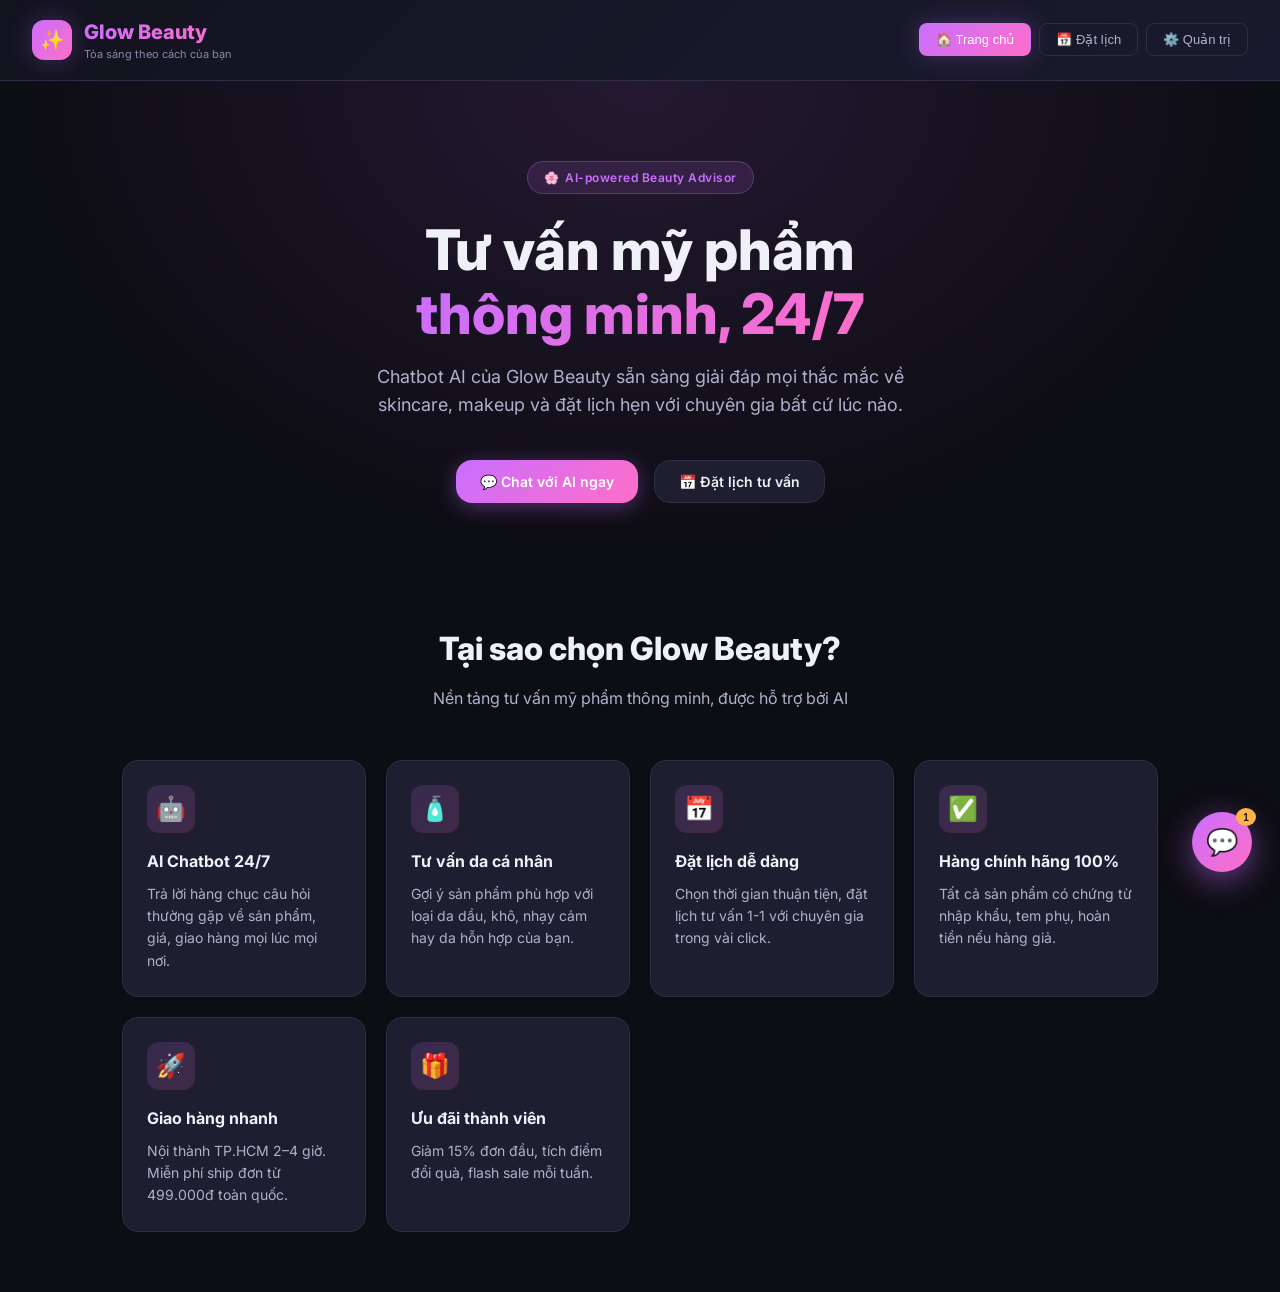
<file: index.html>
<!DOCTYPE html>
<html lang="vi">
  <head>
    <meta charset="UTF-8" />
    <meta name="viewport" content="width=device-width, initial-scale=1.0" />
    <title>Glow Beauty – Mỹ phẩm chính hãng, tư vấn chuyên nghiệp</title>
    <meta name="description" content="Glow Beauty – Shop mỹ phẩm chính hãng tại TP.HCM. Tư vấn skincare & makeup 24/7 qua AI chatbot. Đặt lịch tư vấn miễn phí với chuyên gia." />
    <link rel="stylesheet" href="style.css" />
  </head>
  <body>
    <!-- ========== HEADER ========== -->
    <header class="site-header">
      <div class="logo">
        <div class="logo-icon">✨</div>
        <div>
          <div class="logo-text">Glow Beauty</div>
          <div class="logo-tagline">Tỏa sáng theo cách của bạn</div>
        </div>
      </div>
      <nav class="header-nav">
        <button class="btn-nav active" onclick="location.href='index.html'">🏠 Trang chủ</button>
        <button class="btn-nav" onclick="openBookingModal()">📅 Đặt lịch</button>
        <button class="btn-nav" onclick="location.href='admin.html'">⚙️ Quản trị</button>
      </nav>
    </header>

    <!-- ========== HERO ========== -->
    <section class="hero">
      <div class="hero-badge">
        <span>🌸</span>
        AI-powered Beauty Advisor
      </div>
      <h1>
        Tư vấn mỹ phẩm<br />
        <span>thông minh, 24/7</span>
      </h1>
      <p>
        Chatbot AI của Glow Beauty sẵn sàng giải đáp mọi thắc mắc về skincare, makeup và đặt lịch hẹn với chuyên gia bất cứ lúc nào.
      </p>
      <div class="hero-actions">
        <button class="btn btn-primary" onclick="openChat()">
          💬 Chat với AI ngay
        </button>
        <button class="btn btn-secondary" onclick="openBookingModal()">
          📅 Đặt lịch tư vấn
        </button>
      </div>
    </section>

    <!-- ========== FEATURES ========== -->
    <section class="features">
      <div class="section-title">
        <h2>Tại sao chọn Glow Beauty?</h2>
        <p>Nền tảng tư vấn mỹ phẩm thông minh, được hỗ trợ bởi AI</p>
      </div>
      <div class="features-grid">
        <div class="feature-card">
          <div class="feature-icon">🤖</div>
          <h3>AI Chatbot 24/7</h3>
          <p>Trả lời hàng chục câu hỏi thường gặp về sản phẩm, giá, giao hàng mọi lúc mọi nơi.</p>
        </div>
        <div class="feature-card">
          <div class="feature-icon">🧴</div>
          <h3>Tư vấn da cá nhân</h3>
          <p>Gợi ý sản phẩm phù hợp với loại da dầu, khô, nhạy cảm hay da hỗn hợp của bạn.</p>
        </div>
        <div class="feature-card">
          <div class="feature-icon">📅</div>
          <h3>Đặt lịch dễ dàng</h3>
          <p>Chọn thời gian thuận tiện, đặt lịch tư vấn 1-1 với chuyên gia trong vài click.</p>
        </div>
        <div class="feature-card">
          <div class="feature-icon">✅</div>
          <h3>Hàng chính hãng 100%</h3>
          <p>Tất cả sản phẩm có chứng từ nhập khẩu, tem phụ, hoàn tiền nếu hàng giả.</p>
        </div>
        <div class="feature-card">
          <div class="feature-icon">🚀</div>
          <h3>Giao hàng nhanh</h3>
          <p>Nội thành TP.HCM 2–4 giờ. Miễn phí ship đơn từ 499.000đ toàn quốc.</p>
        </div>
        <div class="feature-card">
          <div class="feature-icon">🎁</div>
          <h3>Ưu đãi thành viên</h3>
          <p>Giảm 15% đơn đầu, tích điểm đổi quà, flash sale mỗi tuần.</p>
        </div>
      </div>
    </section>

    <!-- ========== CHAT FAB ========== -->
    <button id="chat-fab" aria-label="Mở chat tư vấn">
      💬
      <span class="badge">1</span>
    </button>

    <!-- ========== CHAT WINDOW ========== -->
    <div id="chat-window" class="hidden" role="dialog" aria-label="Chat tư vấn Glow Beauty">
      <div class="chat-header">
        <div class="chat-avatar">✨</div>
        <div class="chat-header-info">
          <div class="chat-header-name">Glow AI</div>
          <div class="chat-header-status">Trực tuyến – Sẵn sàng tư vấn</div>
        </div>
        <div class="chat-header-actions">
          <button class="chat-header-btn" title="Đặt lịch" onclick="openBookingModal()">📅</button>
          <button class="chat-header-btn" id="close-chat" title="Đóng" aria-label="Đóng chat">✕</button>
        </div>
      </div>

      <div id="chat-messages" role="log" aria-live="polite" aria-label="Tin nhắn"></div>

      <!-- Starter chips -->
      <div class="starter-chips">
        <button class="chip" onclick="sendMessage('Shop mở cửa lúc mấy giờ?')">🕐 Giờ mở cửa</button>
        <button class="chip" onclick="sendMessage('Sản phẩm có chính hãng không?')">✅ Hàng chính hãng</button>
        <button class="chip" onclick="sendMessage('Giao hàng mất bao lâu?')">🚀 Thời gian giao</button>
        <button class="chip" onclick="sendMessage('Làm sao biết sản phẩm phù hợp với da tôi?')">🧴 Tư vấn da</button>
      </div>

      <div class="chat-input-area">
        <textarea
          id="chat-input"
          placeholder="Nhập câu hỏi của bạn..."
          rows="1"
          aria-label="Nhập tin nhắn"
        ></textarea>
        <button id="send-btn" aria-label="Gửi tin nhắn">➤</button>
      </div>
    </div>

    <!-- ========== BOOKING MODAL ========== -->
    <div id="booking-modal" class="hidden" role="dialog" aria-modal="true" aria-labelledby="modal-title">
      <div class="modal-content">
        <div class="modal-header">
          <div class="modal-title">
            <h2 id="modal-title">📅 Đặt lịch tư vấn</h2>
            <p>Chuyên gia sẽ liên hệ xác nhận trong 30 phút</p>
          </div>
          <button class="modal-close" onclick="closeBookingModal()" aria-label="Đóng">✕</button>
        </div>

        <form class="modal-body" id="booking-form" novalidate>
          <div class="form-row">
            <div class="form-group">
              <label for="booking-name">Họ và tên <span>*</span></label>
              <input
                type="text"
                id="booking-name"
                class="form-control"
                placeholder="Nguyễn Thị Mai"
                autocomplete="name"
              />
              <div class="form-error" id="name-error"></div>
            </div>
            <div class="form-group">
              <label for="booking-phone">Số điện thoại <span>*</span></label>
              <input
                type="tel"
                id="booking-phone"
                class="form-control"
                placeholder="0901 234 567"
                autocomplete="tel"
              />
              <div class="form-error" id="phone-error"></div>
            </div>
          </div>

          <div class="form-row">
            <div class="form-group">
              <label for="booking-date">Ngày hẹn <span>*</span></label>
              <input
                type="date"
                id="booking-date"
                class="form-control"
              />
              <div class="form-error" id="date-error"></div>
            </div>
            <div class="form-group">
              <label for="booking-time">Giờ hẹn <span>*</span></label>
              <select id="booking-time" class="form-control filter-select" style="width:100%;">
                <option value="">-- Chọn giờ --</option>
                <option value="08:00">08:00</option>
                <option value="08:30">08:30</option>
                <option value="09:00">09:00</option>
                <option value="09:30">09:30</option>
                <option value="10:00">10:00</option>
                <option value="10:30">10:30</option>
                <option value="11:00">11:00</option>
                <option value="11:30">11:30</option>
                <option value="13:00">13:00</option>
                <option value="13:30">13:30</option>
                <option value="14:00">14:00</option>
                <option value="14:30">14:30</option>
                <option value="15:00">15:00</option>
                <option value="15:30">15:30</option>
                <option value="16:00">16:00</option>
                <option value="16:30">16:30</option>
                <option value="17:00">17:00</option>
                <option value="18:00">18:00</option>
                <option value="19:00">19:00</option>
                <option value="20:00">20:00</option>
              </select>
              <div class="form-error" id="time-error"></div>
            </div>
          </div>

          <div class="form-group">
            <label for="booking-topic">Nội dung cần tư vấn</label>
            <textarea
              id="booking-topic"
              class="form-control"
              placeholder="VD: Tôi cần tư vấn routine dưỡng da cho da dầu mụn..."
              rows="3"
            ></textarea>
          </div>

          <div style="font-size:12px;color:var(--text-muted);background:var(--bg3);border-radius:8px;padding:10px 12px;line-height:1.6;">
            🔒 Thông tin của bạn chỉ được dùng để liên hệ tư vấn và sẽ không được chia sẻ với bên thứ ba.
          </div>
        </form>

        <div class="modal-footer">
          <button class="btn btn-secondary" onclick="closeBookingModal()">Hủy bỏ</button>
          <button class="btn btn-primary" onclick="submitBooking()">
            ✅ Xác nhận đặt lịch
          </button>
        </div>
      </div>
    </div>

    <!-- ========== TOAST ========== -->
    <div id="toast-container" aria-live="polite"></div>

    <!-- ========== SCRIPTS ========== -->
    <script src="js/data.js"></script>
    <script src="js/chat.js"></script>
  </body>
</html>
</file>
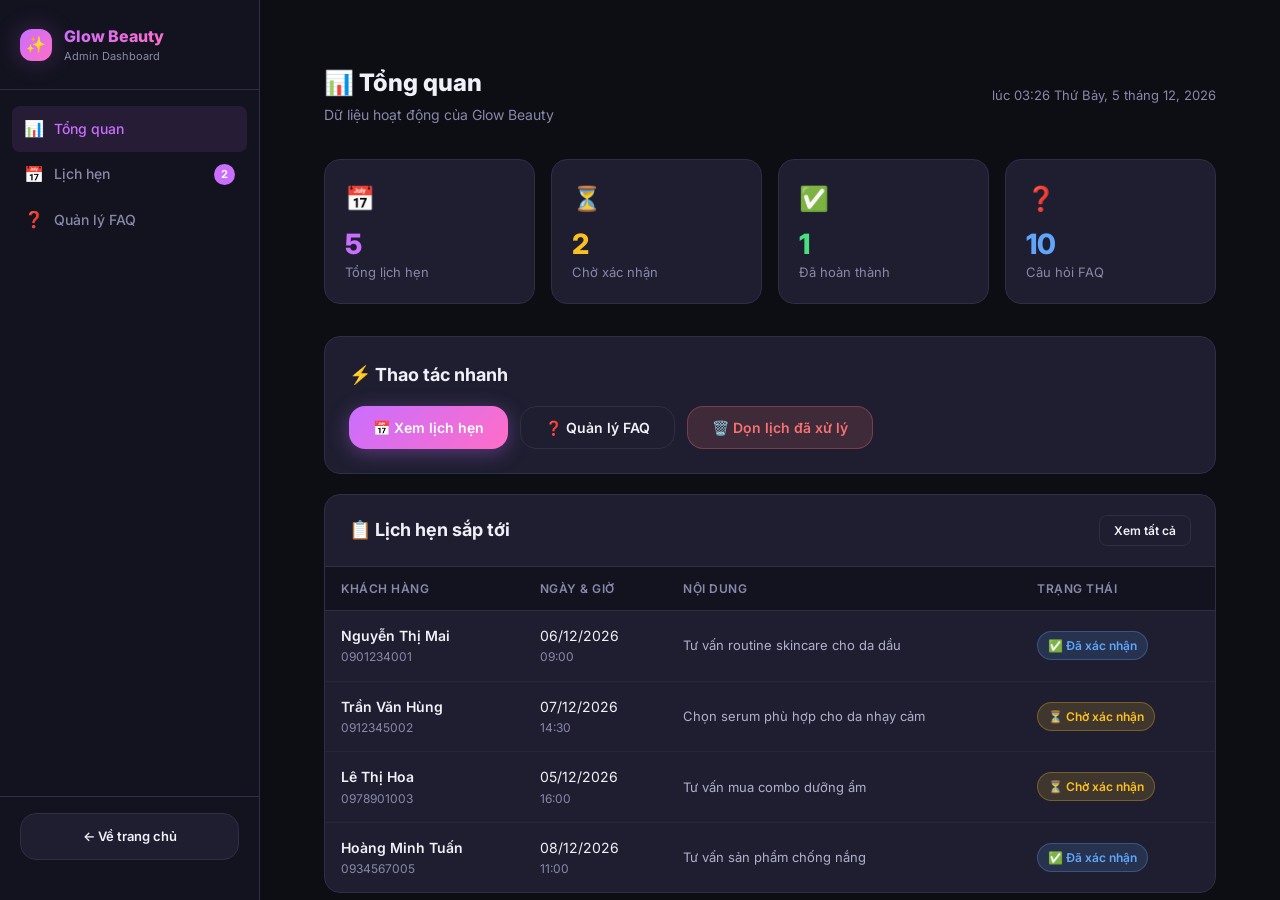
<file: admin.html>
<!DOCTYPE html>
<html lang="vi">
  <head>
    <meta charset="UTF-8" />
    <meta name="viewport" content="width=device-width, initial-scale=1.0" />
    <title>Quản trị – Glow Beauty Admin Dashboard</title>
    <meta name="description" content="Trang quản trị nội bộ Glow Beauty – Quản lý lịch hẹn, FAQ và khách hàng." />
    <link rel="stylesheet" href="style.css" />
    <style>
      body { overflow: hidden; }
      .admin-layout { height: 100vh; }
      .admin-main { height: 100vh; overflow-y: auto; }
    </style>
  </head>
  <body>
    <div class="admin-layout">
      <!-- ========== SIDEBAR ========== -->
      <aside class="admin-sidebar">
        <div class="sidebar-logo">
          <div class="logo">
            <div class="logo-icon" style="width:32px;height:32px;font-size:16px;">✨</div>
            <div>
              <div class="logo-text" style="font-size:16px;">Glow Beauty</div>
              <div class="logo-tagline">Admin Dashboard</div>
            </div>
          </div>
        </div>

        <ul class="sidebar-menu">
          <li>
            <a href="#" data-section="section-overview" class="active">
              <span class="menu-icon">📊</span> Tổng quan
            </a>
          </li>
          <li>
            <a href="#" data-section="section-bookings">
              <span class="menu-icon">📅</span> Lịch hẹn
              <span class="sidebar-badge" id="pending-badge">0</span>
            </a>
          </li>
          <li>
            <a href="#" data-section="section-faq">
              <span class="menu-icon">❓</span> Quản lý FAQ
            </a>
          </li>
        </ul>

        <div style="padding:16px 20px;border-top:1px solid var(--border);margin-top:auto;">
          <a href="index.html" class="btn btn-secondary" style="width:100%;justify-content:center;font-size:13px;">
            ← Về trang chủ
          </a>
        </div>
      </aside>

      <!-- ========== MAIN ========== -->
      <main class="admin-main">
        <div style="padding:32px;">

          <!-- ===== SECTION: TỔNG QUAN ===== -->
          <section id="section-overview" class="admin-section">
            <div class="admin-topbar">
              <div class="page-title">
                <h1>📊 Tổng quan</h1>
                <p>Dữ liệu hoạt động của Glow Beauty</p>
              </div>
              <div style="font-size:13px;color:var(--text-muted);" id="current-time"></div>
            </div>

            <!-- Stats -->
            <div class="stats-grid">
              <div class="stat-card">
                <div class="stat-icon">📅</div>
                <div class="stat-number" id="stat-total" style="color:var(--primary);">0</div>
                <div class="stat-label">Tổng lịch hẹn</div>
              </div>
              <div class="stat-card">
                <div class="stat-icon">⏳</div>
                <div class="stat-number" id="stat-pending" style="color:var(--warning);">0</div>
                <div class="stat-label">Chờ xác nhận</div>
              </div>
              <div class="stat-card">
                <div class="stat-icon">✅</div>
                <div class="stat-number" id="stat-done" style="color:var(--success);">0</div>
                <div class="stat-label">Đã hoàn thành</div>
              </div>
              <div class="stat-card">
                <div class="stat-icon">❓</div>
                <div class="stat-number" id="stat-faq-count" style="color:var(--info);">0</div>
                <div class="stat-label">Câu hỏi FAQ</div>
              </div>
            </div>

            <!-- Quick actions -->
            <div class="table-card" style="padding:24px;">
              <h2 style="font-size:18px;font-weight:700;margin-bottom:16px;">⚡ Thao tác nhanh</h2>
              <div style="display:flex;gap:12px;flex-wrap:wrap;">
                <button class="btn btn-primary" onclick="showSection('section-bookings')">
                  📅 Xem lịch hẹn
                </button>
                <button class="btn btn-secondary" onclick="showSection('section-faq')">
                  ❓ Quản lý FAQ
                </button>
                <button class="btn btn-danger" onclick="deleteAllDone()">
                  🗑️ Dọn lịch đã xử lý
                </button>
              </div>
            </div>

            <!-- Upcoming bookings preview -->
            <div class="table-card" style="margin-top:20px;">
              <div class="table-header">
                <h2>📋 Lịch hẹn sắp tới</h2>
                <button class="btn btn-secondary btn-sm" onclick="showSection('section-bookings')">Xem tất cả</button>
              </div>
              <div class="table-wrap">
                <table>
                  <thead>
                    <tr>
                      <th>Khách hàng</th>
                      <th>Ngày & Giờ</th>
                      <th>Nội dung</th>
                      <th>Trạng thái</th>
                    </tr>
                  </thead>
                  <tbody id="overview-tbody">
                    <tr>
                      <td colspan="4">
                        <div class="empty-state" style="padding:32px;">
                          <div class="empty-state-icon">📅</div>
                          <p>Chưa có lịch hẹn nào</p>
                        </div>
                      </td>
                    </tr>
                  </tbody>
                </table>
              </div>
            </div>
          </section>

          <!-- ===== SECTION: LỊCH HẸN ===== -->
          <section id="section-bookings" class="admin-section hidden">
            <div class="admin-topbar">
              <div class="page-title">
                <h1>📅 Quản lý lịch hẹn</h1>
                <p>Xem, cập nhật trạng thái và xóa lịch hẹn</p>
              </div>
              <button class="btn btn-danger btn-sm" onclick="deleteAllDone()">
                🗑️ Xóa đã hoàn thành/hủy
              </button>
            </div>

            <div class="table-card">
              <div class="table-header">
                <h2>
                  Danh sách lịch hẹn
                  <span style="font-size:13px;color:var(--text-muted);font-weight:400;">
                    (<span id="bookings-count">0</span> kết quả)
                  </span>
                </h2>
                <div class="table-actions">
                  <input
                    type="text"
                    id="search-input"
                    class="search-input"
                    placeholder="🔍 Tìm theo tên, SĐT..."
                  />
                  <select id="status-filter" class="filter-select">
                    <option value="all">Tất cả trạng thái</option>
                    <option value="pending">Chờ xác nhận</option>
                    <option value="confirmed">Đã xác nhận</option>
                    <option value="done">Hoàn thành</option>
                    <option value="cancelled">Đã hủy</option>
                  </select>
                </div>
              </div>

              <div class="table-wrap">
                <table>
                  <thead>
                    <tr>
                      <th>#</th>
                      <th>Khách hàng</th>
                      <th>Ngày & Giờ</th>
                      <th>Nội dung tư vấn</th>
                      <th>Trạng thái</th>
                      <th>Đặt lúc</th>
                      <th>Thao tác</th>
                    </tr>
                  </thead>
                  <tbody id="bookings-tbody"></tbody>
                </table>
                <div id="bookings-empty" class="empty-state hidden">
                  <div class="empty-state-icon">📭</div>
                  <h3>Không có lịch hẹn</h3>
                  <p>Chưa có lịch hẹn nào phù hợp với bộ lọc hiện tại.</p>
                </div>
              </div>
            </div>
          </section>

          <!-- ===== SECTION: FAQ ===== -->
          <section id="section-faq" class="admin-section hidden">
            <div class="admin-topbar">
              <div class="page-title">
                <h1>❓ Quản lý Kiến thức FAQ</h1>
                <p>Thêm, sửa, xóa câu hỏi để chatbot học và trả lời khách hàng ngay lập tức</p>
              </div>
              <div style="display:flex;gap:10px;">
                <button class="btn btn-secondary btn-sm" onclick="handleResetFAQs()">
                  🔄 Khôi phục mặc định
                </button>
                <button class="btn btn-primary btn-sm" onclick="openFAQModal()">
                  ➕ Thêm câu hỏi mới
                </button>
              </div>
            </div>

            <div class="table-card" style="margin-bottom:20px;padding:16px 20px;">
              <div style="display:flex;align-items:center;justify-content:space-between;gap:16px;flex-wrap:wrap;">
                <div style="display:flex;align-items:center;gap:8px;">
                  <span style="font-size:18px;">📚</span>
                  <span style="font-weight:700;font-size:15px;">Danh sách câu hỏi</span>
                  <span style="font-size:12px;color:var(--text-muted);">(<span id="faq-count-badge">0</span> câu hỏi)</span>
                </div>
                <div style="flex:1;max-width:320px;">
                  <input
                    type="text"
                    id="faq-search-input"
                    class="search-input"
                    style="width:100%;"
                    placeholder="🔍 Tìm câu hỏi, từ khóa, câu trả lời..."
                    oninput="handleFAQSearch(this.value)"
                  />
                </div>
              </div>
            </div>

            <div id="faq-list"></div>
            <div id="faq-empty" class="empty-state hidden" style="background:var(--card);border:1px solid var(--border);border-radius:var(--radius);">
              <div class="empty-state-icon">🔍</div>
              <h3>Không tìm thấy câu hỏi</h3>
              <p>Thử tìm từ khóa khác hoặc bấm nút "+ Thêm câu hỏi mới" ở trên.</p>
            </div>
          </section>

        </div><!-- /padding -->
      </main>
    </div><!-- /admin-layout -->

    <!-- ========== FAQ MODAL (THÊM / SỬA) ========== -->
    <div id="faq-modal" class="hidden" role="dialog" aria-modal="true" style="position:fixed;inset:0;z-index:2500;display:flex;align-items:center;justify-content:center;padding:20px;background:rgba(0,0,0,0.7);backdrop-filter:blur(8px);">
      <div class="modal-content" style="max-width:540px;">
        <div class="modal-header">
          <div class="modal-title">
            <h2 id="faq-modal-title">➕ Thêm câu hỏi FAQ mới</h2>
            <p>Chatbot sẽ cập nhật câu trả lời ngay sau khi lưu</p>
          </div>
          <button class="modal-close" onclick="closeFAQModal()">✕</button>
        </div>

        <form class="modal-body" id="faq-form" onsubmit="handleSaveFAQ(event)" novalidate>
          <input type="hidden" id="faq-id" />
          
          <div class="form-group">
            <label for="faq-question">Câu hỏi thường gặp <span>*</span></label>
            <input
              type="text"
              id="faq-question"
              class="form-control"
              placeholder="VD: Hôm nay shop có ưu đãi gì đặc biệt không?"
              required
            />
            <div class="form-error" id="faq-q-error"></div>
          </div>

          <div class="form-group">
            <label for="faq-tags">Từ khóa nhận diện (ngăn cách bằng dấu phẩy) <span>*</span></label>
            <input
              type="text"
              id="faq-tags"
              class="form-control"
              placeholder="VD: ưu đãi hôm nay, quà tặng, khuyến mãi, tặng son"
              required
            />
            <small style="font-size:12px;color:var(--text-muted);margin-top:2px;">
              💡 Giúp chatbot hiểu đúng ý ngay cả khi khách hỏi bằng nhiều cách khác nhau
            </small>
            <div class="form-error" id="faq-tags-error"></div>
          </div>

          <div class="form-group">
            <label for="faq-answer">Nội dung câu trả lời của Shop <span>*</span></label>
            <textarea
              id="faq-answer"
              class="form-control"
              rows="4"
              placeholder="VD: Hôm nay khi mua đơn từ 300.000đ, bạn sẽ được tặng ngay 1 thỏi son dưỡng mini Glow Balm và freeship toàn quốc nhé!"
              required
            ></textarea>
            <div class="form-error" id="faq-a-error"></div>
          </div>

          <div class="modal-footer" style="padding:0;margin-top:12px;">
            <button type="button" class="btn btn-secondary" onclick="closeFAQModal()">Hủy bỏ</button>
            <button type="submit" class="btn btn-primary" id="faq-submit-btn">💾 Lưu câu hỏi</button>
          </div>
        </form>
      </div>
    </div>

    <!-- Admin toast -->
    <div id="admin-toast"
      style="position:fixed;bottom:24px;left:50%;transform:translateX(-50%);z-index:3000;display:flex;flex-direction:column;gap:8px;pointer-events:none;">
    </div>

    <!-- Scripts -->
    <script src="js/data.js"></script>
    <script src="js/admin.js"></script>
    <script>
      // Đồng hồ real-time
      function updateClock() {
        const el = document.getElementById("current-time");
        if (el) {
          el.textContent = new Date().toLocaleString("vi-VN", {
            weekday: "long", year: "numeric", month: "long",
            day: "numeric", hour: "2-digit", minute: "2-digit"
          });
        }
      }
      updateClock();
      setInterval(updateClock, 60000);

      // Render overview table khi init
      document.addEventListener("DOMContentLoaded", () => {
        const bookings = JSON.parse(localStorage.getItem("glow_bookings") || "[]");
        const upcoming = bookings
          .filter(b => b.status === "pending" || b.status === "confirmed")
          .slice(0, 5);

        const tbody = document.getElementById("overview-tbody");
        if (!tbody) return;

        if (upcoming.length === 0) return;

        tbody.innerHTML = upcoming.map(b => `
          <tr>
            <td>
              <div style="font-weight:600;">${escapeAdminHtml(b.name)}</div>
              <div style="font-size:12px;color:var(--text-muted);">${b.phone}</div>
            </td>
            <td>
              <div>${formatAdminDate(b.date)}</div>
              <div style="font-size:12px;color:var(--text-muted);">${b.time}</div>
            </td>
            <td style="font-size:13px;color:var(--text-soft);">${escapeAdminHtml(b.topic || "Tư vấn chung")}</td>
            <td>
              <span class="badge ${b.status === 'pending' ? 'badge-pending' : 'badge-confirmed'}">
                ${b.status === 'pending' ? '⏳ Chờ xác nhận' : '✅ Đã xác nhận'}
              </span>
            </td>
          </tr>`).join("");

        // Update pending badge
        const pending = bookings.filter(b => b.status === "pending").length;
        document.getElementById("pending-badge").textContent = pending;
      });

      function escapeAdminHtml(str) {
        return String(str||"").replace(/&/g,"&amp;").replace(/</g,"&lt;").replace(/>/g,"&gt;");
      }
      function formatAdminDate(d) {
        if (!d) return "–";
        return new Date(d + "T00:00:00").toLocaleDateString("vi-VN",{day:"2-digit",month:"2-digit",year:"numeric"});
      }
    </script>
  </body>
</html>
</file>
<file: style.css>
/* ============================================================
   GLOW BEAUTY – STYLESHEET
   ============================================================ */

/* ---------- Import font ---------- */
@import url("https://fonts.googleapis.com/css2?family=Inter:wght@300;400;500;600;700;800&display=swap");

/* ---------- CSS Variables ---------- */
:root {
  --primary: #c96eff;
  --primary-dark: #a54de6;
  --accent: #ff6ec7;
  --accent2: #ffb347;
  --bg: #0d0d14;
  --bg2: #13131f;
  --bg3: #1a1a2e;
  --card: #1e1e30;
  --card2: #252538;
  --border: #2e2e45;
  --text: #f0f0f8;
  --text-muted: #8888aa;
  --text-soft: #b0b0cc;
  --success: #4ade80;
  --warning: #fbbf24;
  --danger: #f87171;
  --info: #60a5fa;
  --radius: 16px;
  --radius-sm: 8px;
  --radius-lg: 24px;
  --shadow: 0 8px 32px rgba(0, 0, 0, 0.4);
  --shadow-glow: 0 0 24px rgba(201, 110, 255, 0.25);
  --transition: all 0.25s cubic-bezier(0.4, 0, 0.2, 1);
}

/* ---------- Reset & Base ---------- */
*,
*::before,
*::after {
  margin: 0;
  padding: 0;
  box-sizing: border-box;
}

html {
  scroll-behavior: smooth;
}

body {
  font-family: "Inter", sans-serif;
  background: var(--bg);
  color: var(--text);
  min-height: 100vh;
  line-height: 1.6;
  -webkit-font-smoothing: antialiased;
}

a {
  color: var(--primary);
  text-decoration: none;
}

img {
  max-width: 100%;
}

/* ---------- Scrollbar ---------- */
::-webkit-scrollbar {
  width: 6px;
}
::-webkit-scrollbar-track {
  background: var(--bg2);
}
::-webkit-scrollbar-thumb {
  background: var(--border);
  border-radius: 3px;
}
::-webkit-scrollbar-thumb:hover {
  background: var(--primary);
}

/* ---------- Utilities ---------- */
.hidden {
  display: none !important;
}
.flex {
  display: flex;
}
.items-center {
  align-items: center;
}
.gap-2 {
  gap: 8px;
}
.gap-3 {
  gap: 12px;
}

/* ============================================================
   HERO / HEADER
   ============================================================ */
.site-header {
  background: linear-gradient(135deg, var(--bg2) 0%, var(--bg3) 100%);
  border-bottom: 1px solid var(--border);
  padding: 16px 32px;
  display: flex;
  align-items: center;
  justify-content: space-between;
  position: sticky;
  top: 0;
  z-index: 100;
  backdrop-filter: blur(12px);
}

.logo {
  display: flex;
  align-items: center;
  gap: 12px;
}

.logo-icon {
  width: 40px;
  height: 40px;
  background: linear-gradient(135deg, var(--primary), var(--accent));
  border-radius: 12px;
  display: flex;
  align-items: center;
  justify-content: center;
  font-size: 20px;
  box-shadow: var(--shadow-glow);
}

.logo-text {
  font-size: 20px;
  font-weight: 800;
  background: linear-gradient(135deg, var(--primary), var(--accent));
  -webkit-background-clip: text;
  -webkit-text-fill-color: transparent;
  background-clip: text;
}

.logo-tagline {
  font-size: 11px;
  color: var(--text-muted);
  margin-top: -2px;
}

.header-nav {
  display: flex;
  gap: 8px;
}

.btn-nav {
  padding: 8px 16px;
  border-radius: var(--radius-sm);
  font-size: 13px;
  font-weight: 500;
  cursor: pointer;
  transition: var(--transition);
  border: 1px solid var(--border);
  background: transparent;
  color: var(--text-soft);
}

.btn-nav:hover {
  background: var(--card);
  color: var(--text);
  border-color: var(--primary);
}

.btn-nav.active {
  background: linear-gradient(135deg, var(--primary), var(--accent));
  color: white;
  border-color: transparent;
  box-shadow: var(--shadow-glow);
}

/* ============================================================
   HERO SECTION
   ============================================================ */
.hero {
  padding: 80px 32px 60px;
  text-align: center;
  background: radial-gradient(ellipse at 50% 0%, rgba(201, 110, 255, 0.12) 0%, transparent 70%);
}

.hero-badge {
  display: inline-flex;
  align-items: center;
  gap: 6px;
  padding: 6px 16px;
  border-radius: 100px;
  background: rgba(201, 110, 255, 0.12);
  border: 1px solid rgba(201, 110, 255, 0.3);
  font-size: 12px;
  font-weight: 600;
  color: var(--primary);
  margin-bottom: 24px;
  letter-spacing: 0.5px;
}

.hero h1 {
  font-size: clamp(32px, 5vw, 56px);
  font-weight: 800;
  line-height: 1.15;
  margin-bottom: 16px;
}

.hero h1 span {
  background: linear-gradient(135deg, var(--primary), var(--accent));
  -webkit-background-clip: text;
  -webkit-text-fill-color: transparent;
  background-clip: text;
}

.hero p {
  font-size: 18px;
  color: var(--text-soft);
  max-width: 560px;
  margin: 0 auto 40px;
}

.hero-actions {
  display: flex;
  gap: 16px;
  justify-content: center;
  flex-wrap: wrap;
}

/* ============================================================
   BUTTONS
   ============================================================ */
.btn {
  display: inline-flex;
  align-items: center;
  justify-content: center;
  gap: 8px;
  padding: 12px 24px;
  border-radius: var(--radius);
  font-size: 14px;
  font-weight: 600;
  cursor: pointer;
  transition: var(--transition);
  border: none;
  font-family: inherit;
}

.btn-primary {
  background: linear-gradient(135deg, var(--primary), var(--accent));
  color: white;
  box-shadow: 0 4px 20px rgba(201, 110, 255, 0.35);
}

.btn-primary:hover {
  transform: translateY(-2px);
  box-shadow: 0 8px 32px rgba(201, 110, 255, 0.5);
}

.btn-secondary {
  background: var(--card);
  color: var(--text);
  border: 1px solid var(--border);
}

.btn-secondary:hover {
  background: var(--card2);
  border-color: var(--primary);
  transform: translateY(-1px);
}

.btn-danger {
  background: rgba(248, 113, 113, 0.15);
  color: var(--danger);
  border: 1px solid rgba(248, 113, 113, 0.3);
}

.btn-danger:hover {
  background: rgba(248, 113, 113, 0.25);
}

.btn-success {
  background: rgba(74, 222, 128, 0.15);
  color: var(--success);
  border: 1px solid rgba(74, 222, 128, 0.3);
}

.btn-success:hover {
  background: rgba(74, 222, 128, 0.25);
}

.btn-sm {
  padding: 7px 14px;
  font-size: 12px;
  border-radius: var(--radius-sm);
}

.btn-icon {
  width: 36px;
  height: 36px;
  padding: 0;
  border-radius: var(--radius-sm);
}

/* ============================================================
   CHAT WIDGET (NỔI)
   ============================================================ */
#chat-fab {
  position: fixed;
  bottom: 28px;
  right: 28px;
  width: 60px;
  height: 60px;
  border-radius: 50%;
  background: linear-gradient(135deg, var(--primary), var(--accent));
  border: none;
  cursor: pointer;
  display: flex;
  align-items: center;
  justify-content: center;
  font-size: 26px;
  box-shadow: 0 8px 32px rgba(201, 110, 255, 0.5);
  transition: var(--transition);
  z-index: 999;
}

#chat-fab:hover {
  transform: scale(1.1);
  box-shadow: 0 12px 40px rgba(201, 110, 255, 0.65);
}

#chat-fab .badge {
  position: absolute;
  top: -4px;
  right: -4px;
  width: 18px;
  height: 18px;
  background: var(--accent2);
  border-radius: 50%;
  font-size: 10px;
  font-weight: 700;
  color: #1a1a00;
  display: flex;
  align-items: center;
  justify-content: center;
}

/* ============================================================
   CHAT WINDOW
   ============================================================ */
#chat-window {
  position: fixed;
  bottom: 104px;
  right: 28px;
  width: 420px;
  max-height: 620px;
  background: var(--bg2);
  border: 1px solid var(--border);
  border-radius: var(--radius-lg);
  box-shadow: var(--shadow);
  display: flex;
  flex-direction: column;
  z-index: 998;
  overflow: hidden;
  transition: var(--transition);
  transform-origin: bottom right;
}

#chat-window.hidden {
  display: none !important;
}

/* Chat Header */
.chat-header {
  padding: 16px 20px;
  background: linear-gradient(135deg, var(--card), var(--card2));
  border-bottom: 1px solid var(--border);
  display: flex;
  align-items: center;
  gap: 12px;
}

.chat-avatar {
  width: 44px;
  height: 44px;
  border-radius: 50%;
  background: linear-gradient(135deg, var(--primary), var(--accent));
  display: flex;
  align-items: center;
  justify-content: center;
  font-size: 22px;
  flex-shrink: 0;
  box-shadow: 0 0 16px rgba(201, 110, 255, 0.4);
}

.chat-header-info {
  flex: 1;
}

.chat-header-name {
  font-weight: 700;
  font-size: 15px;
}

.chat-header-status {
  font-size: 12px;
  color: var(--success);
  display: flex;
  align-items: center;
  gap: 4px;
}

.chat-header-status::before {
  content: "";
  width: 7px;
  height: 7px;
  background: var(--success);
  border-radius: 50%;
  display: inline-block;
  animation: pulse 2s infinite;
}

@keyframes pulse {
  0%, 100% { opacity: 1; }
  50% { opacity: 0.4; }
}

.chat-header-actions {
  display: flex;
  gap: 6px;
}

.chat-header-btn {
  width: 30px;
  height: 30px;
  border-radius: var(--radius-sm);
  background: transparent;
  border: 1px solid var(--border);
  color: var(--text-muted);
  cursor: pointer;
  display: flex;
  align-items: center;
  justify-content: center;
  font-size: 14px;
  transition: var(--transition);
}

.chat-header-btn:hover {
  background: var(--card2);
  color: var(--text);
}

/* Chat Messages */
#chat-messages {
  flex: 1;
  overflow-y: auto;
  padding: 20px 16px;
  display: flex;
  flex-direction: column;
  gap: 16px;
}

.msg {
  display: flex;
  gap: 10px;
  animation: fadeInUp 0.3s ease;
}

@keyframes fadeInUp {
  from { opacity: 0; transform: translateY(12px); }
  to { opacity: 1; transform: translateY(0); }
}

.msg.user {
  flex-direction: row-reverse;
}

.msg-avatar {
  width: 34px;
  height: 34px;
  border-radius: 50%;
  flex-shrink: 0;
  display: flex;
  align-items: center;
  justify-content: center;
  font-size: 16px;
}

.msg.bot .msg-avatar {
  background: linear-gradient(135deg, var(--primary), var(--accent));
}

.msg.user .msg-avatar {
  background: var(--card2);
}

.msg-content {
  max-width: 80%;
  display: flex;
  flex-direction: column;
  gap: 6px;
}

.msg.user .msg-content {
  align-items: flex-end;
}

.msg-bubble {
  padding: 12px 16px;
  border-radius: var(--radius);
  font-size: 14px;
  line-height: 1.6;
  word-break: break-word;
}

.msg.bot .msg-bubble {
  background: var(--card);
  border: 1px solid var(--border);
  border-bottom-left-radius: 4px;
}

.msg.user .msg-bubble {
  background: linear-gradient(135deg, var(--primary-dark), var(--primary));
  color: white;
  border-bottom-right-radius: 4px;
}

.msg-time {
  font-size: 11px;
  color: var(--text-muted);
  padding: 0 4px;
}

/* Related Questions */
.related-questions {
  display: flex;
  flex-direction: column;
  gap: 6px;
  margin-top: 4px;
}

.related-questions label {
  font-size: 11px;
  color: var(--text-muted);
  font-weight: 500;
  text-transform: uppercase;
  letter-spacing: 0.5px;
}

.related-btn {
  background: rgba(201, 110, 255, 0.08);
  border: 1px solid rgba(201, 110, 255, 0.2);
  border-radius: var(--radius-sm);
  color: var(--primary);
  font-size: 12.5px;
  padding: 8px 12px;
  cursor: pointer;
  text-align: left;
  transition: var(--transition);
  font-family: inherit;
  line-height: 1.4;
}

.related-btn:hover {
  background: rgba(201, 110, 255, 0.15);
  border-color: var(--primary);
  transform: translateX(3px);
}

/* Typing indicator */
.typing-indicator {
  display: flex;
  gap: 5px;
  padding: 14px 16px;
  background: var(--card);
  border: 1px solid var(--border);
  border-radius: var(--radius);
  border-bottom-left-radius: 4px;
  width: fit-content;
}

.typing-dot {
  width: 8px;
  height: 8px;
  background: var(--primary);
  border-radius: 50%;
  animation: typingBounce 1.2s infinite;
}

.typing-dot:nth-child(2) { animation-delay: 0.2s; }
.typing-dot:nth-child(3) { animation-delay: 0.4s; }

@keyframes typingBounce {
  0%, 100% { transform: translateY(0); opacity: 0.4; }
  50% { transform: translateY(-6px); opacity: 1; }
}

/* Booking suggestion */
.booking-suggestion {
  background: linear-gradient(135deg, rgba(201, 110, 255, 0.08), rgba(255, 110, 199, 0.08));
  border: 1px solid rgba(201, 110, 255, 0.25);
  border-radius: var(--radius);
  padding: 14px;
  display: flex;
  flex-direction: column;
  gap: 10px;
}

.booking-suggestion p {
  font-size: 13px;
  color: var(--text-soft);
  line-height: 1.5;
}

.booking-suggestion .btn {
  font-size: 13px;
  padding: 10px 16px;
}

/* Chat Input */
.chat-input-area {
  padding: 12px 16px;
  border-top: 1px solid var(--border);
  background: var(--bg2);
  display: flex;
  gap: 10px;
  align-items: flex-end;
}

#chat-input {
  flex: 1;
  background: var(--card);
  border: 1px solid var(--border);
  border-radius: var(--radius);
  padding: 10px 14px;
  color: var(--text);
  font-family: inherit;
  font-size: 14px;
  resize: none;
  outline: none;
  transition: var(--transition);
  min-height: 42px;
  max-height: 120px;
  line-height: 1.5;
}

#chat-input:focus {
  border-color: var(--primary);
  box-shadow: 0 0 0 3px rgba(201, 110, 255, 0.12);
}

#chat-input::placeholder {
  color: var(--text-muted);
}

#send-btn {
  width: 42px;
  height: 42px;
  border-radius: 12px;
  background: linear-gradient(135deg, var(--primary), var(--accent));
  border: none;
  cursor: pointer;
  display: flex;
  align-items: center;
  justify-content: center;
  font-size: 18px;
  transition: var(--transition);
  flex-shrink: 0;
  box-shadow: 0 4px 12px rgba(201, 110, 255, 0.35);
}

#send-btn:hover {
  transform: scale(1.05);
  box-shadow: 0 6px 20px rgba(201, 110, 255, 0.5);
}

#send-btn:disabled {
  opacity: 0.5;
  transform: none;
  cursor: not-allowed;
}

/* Suggested starter questions */
.starter-chips {
  display: flex;
  flex-wrap: wrap;
  gap: 8px;
  padding: 12px 16px;
  border-top: 1px solid var(--border);
}

.chip {
  padding: 6px 12px;
  border-radius: 100px;
  font-size: 12px;
  background: rgba(201, 110, 255, 0.08);
  border: 1px solid rgba(201, 110, 255, 0.2);
  color: var(--text-soft);
  cursor: pointer;
  transition: var(--transition);
  font-family: inherit;
}

.chip:hover {
  background: rgba(201, 110, 255, 0.15);
  color: var(--primary);
  border-color: var(--primary);
}

/* ============================================================
   BOOKING MODAL
   ============================================================ */
#booking-modal {
  position: fixed;
  inset: 0;
  z-index: 2000;
  display: flex;
  align-items: center;
  justify-content: center;
  padding: 20px;
  background: rgba(0, 0, 0, 0.7);
  backdrop-filter: blur(8px);
  animation: fadeIn 0.2s ease;
}

@keyframes fadeIn {
  from { opacity: 0; }
  to { opacity: 1; }
}

.modal-content {
  background: var(--bg2);
  border: 1px solid var(--border);
  border-radius: var(--radius-lg);
  width: 100%;
  max-width: 480px;
  max-height: 90vh;
  overflow-y: auto;
  box-shadow: var(--shadow);
  animation: slideUp 0.3s cubic-bezier(0.4, 0, 0.2, 1);
}

@keyframes slideUp {
  from { transform: translateY(20px); opacity: 0; }
  to { transform: translateY(0); opacity: 1; }
}

.modal-header {
  padding: 24px 24px 0;
  display: flex;
  align-items: flex-start;
  justify-content: space-between;
  gap: 16px;
}

.modal-title {
  display: flex;
  flex-direction: column;
  gap: 4px;
}

.modal-title h2 {
  font-size: 20px;
  font-weight: 700;
}

.modal-title p {
  font-size: 13px;
  color: var(--text-muted);
}

.modal-close {
  width: 32px;
  height: 32px;
  border-radius: var(--radius-sm);
  background: var(--card);
  border: 1px solid var(--border);
  color: var(--text-muted);
  cursor: pointer;
  display: flex;
  align-items: center;
  justify-content: center;
  font-size: 18px;
  transition: var(--transition);
  flex-shrink: 0;
}

.modal-close:hover {
  background: var(--card2);
  color: var(--text);
}

.modal-body {
  padding: 24px;
  display: flex;
  flex-direction: column;
  gap: 16px;
}

/* Form styles */
.form-group {
  display: flex;
  flex-direction: column;
  gap: 6px;
}

.form-group label {
  font-size: 13px;
  font-weight: 600;
  color: var(--text-soft);
}

.form-group label span {
  color: var(--danger);
  margin-left: 2px;
}

.form-control {
  background: var(--card);
  border: 1px solid var(--border);
  border-radius: var(--radius-sm);
  padding: 11px 14px;
  color: var(--text);
  font-family: inherit;
  font-size: 14px;
  outline: none;
  transition: var(--transition);
  width: 100%;
}

.form-control:focus {
  border-color: var(--primary);
  box-shadow: 0 0 0 3px rgba(201, 110, 255, 0.12);
  background: var(--card2);
}

.form-control::placeholder {
  color: var(--text-muted);
}

textarea.form-control {
  resize: vertical;
  min-height: 80px;
  line-height: 1.5;
}

.form-row {
  display: grid;
  grid-template-columns: 1fr 1fr;
  gap: 12px;
}

.form-error {
  font-size: 12px;
  color: var(--danger);
  margin-top: -2px;
  display: none;
}

.form-error.show {
  display: block;
}

.modal-footer {
  padding: 0 24px 24px;
  display: flex;
  gap: 12px;
}

.modal-footer .btn {
  flex: 1;
}

/* Toast notification */
#toast-container {
  position: fixed;
  bottom: 100px;
  left: 50%;
  transform: translateX(-50%);
  z-index: 3000;
  display: flex;
  flex-direction: column;
  gap: 8px;
  pointer-events: none;
}

.toast {
  padding: 12px 20px;
  border-radius: var(--radius);
  font-size: 14px;
  font-weight: 500;
  min-width: 260px;
  text-align: center;
  animation: toastIn 0.3s ease, toastOut 0.3s ease 2.7s forwards;
  box-shadow: var(--shadow);
}

.toast-success {
  background: rgba(74, 222, 128, 0.15);
  border: 1px solid rgba(74, 222, 128, 0.3);
  color: var(--success);
}

.toast-error {
  background: rgba(248, 113, 113, 0.15);
  border: 1px solid rgba(248, 113, 113, 0.3);
  color: var(--danger);
}

@keyframes toastIn {
  from { opacity: 0; transform: translateY(12px); }
  to { opacity: 1; transform: translateY(0); }
}

@keyframes toastOut {
  from { opacity: 1; }
  to { opacity: 0; }
}

/* ============================================================
   FEATURES SECTION
   ============================================================ */
.features {
  padding: 60px 32px;
  max-width: 1100px;
  margin: 0 auto;
}

.section-title {
  text-align: center;
  margin-bottom: 48px;
}

.section-title h2 {
  font-size: 32px;
  font-weight: 800;
  margin-bottom: 12px;
}

.section-title p {
  color: var(--text-soft);
  font-size: 16px;
}

.features-grid {
  display: grid;
  grid-template-columns: repeat(auto-fit, minmax(240px, 1fr));
  gap: 20px;
}

.feature-card {
  background: var(--card);
  border: 1px solid var(--border);
  border-radius: var(--radius);
  padding: 24px;
  transition: var(--transition);
}

.feature-card:hover {
  border-color: var(--primary);
  transform: translateY(-4px);
  box-shadow: var(--shadow-glow);
}

.feature-icon {
  width: 48px;
  height: 48px;
  background: linear-gradient(135deg, rgba(201, 110, 255, 0.15), rgba(255, 110, 199, 0.15));
  border-radius: 12px;
  display: flex;
  align-items: center;
  justify-content: center;
  font-size: 24px;
  margin-bottom: 16px;
}

.feature-card h3 {
  font-size: 16px;
  font-weight: 700;
  margin-bottom: 8px;
}

.feature-card p {
  font-size: 14px;
  color: var(--text-soft);
  line-height: 1.6;
}

/* ============================================================
   ADMIN PAGE
   ============================================================ */
.admin-layout {
  display: flex;
  min-height: 100vh;
}

.admin-sidebar {
  width: 260px;
  background: var(--bg2);
  border-right: 1px solid var(--border);
  padding: 24px 0;
  display: flex;
  flex-direction: column;
  position: sticky;
  top: 0;
  height: 100vh;
  overflow-y: auto;
  flex-shrink: 0;
}

.sidebar-logo {
  padding: 0 20px 24px;
  border-bottom: 1px solid var(--border);
  margin-bottom: 16px;
}

.sidebar-menu {
  list-style: none;
  padding: 0 12px;
  flex: 1;
}

.sidebar-menu li a {
  display: flex;
  align-items: center;
  gap: 10px;
  padding: 10px 12px;
  border-radius: var(--radius-sm);
  font-size: 14px;
  font-weight: 500;
  color: var(--text-muted);
  transition: var(--transition);
}

.sidebar-menu li a:hover,
.sidebar-menu li a.active {
  background: rgba(201, 110, 255, 0.1);
  color: var(--primary);
}

.sidebar-menu li a .menu-icon {
  font-size: 16px;
  width: 20px;
  text-align: center;
}

.sidebar-badge {
  margin-left: auto;
  background: var(--primary);
  color: white;
  font-size: 11px;
  font-weight: 700;
  padding: 2px 7px;
  border-radius: 100px;
  min-width: 20px;
  text-align: center;
}

.admin-main {
  flex: 1;
  padding: 32px;
  overflow-y: auto;
}

.admin-topbar {
  display: flex;
  align-items: center;
  justify-content: space-between;
  margin-bottom: 32px;
}

.page-title h1 {
  font-size: 24px;
  font-weight: 800;
}

.page-title p {
  font-size: 14px;
  color: var(--text-muted);
  margin-top: 2px;
}

/* Stats Cards */
.stats-grid {
  display: grid;
  grid-template-columns: repeat(auto-fit, minmax(180px, 1fr));
  gap: 16px;
  margin-bottom: 32px;
}

.stat-card {
  background: var(--card);
  border: 1px solid var(--border);
  border-radius: var(--radius);
  padding: 20px;
  transition: var(--transition);
}

.stat-card:hover {
  border-color: var(--primary);
  box-shadow: var(--shadow-glow);
}

.stat-icon {
  font-size: 24px;
  margin-bottom: 12px;
}

.stat-number {
  font-size: 28px;
  font-weight: 800;
  line-height: 1;
  margin-bottom: 4px;
}

.stat-label {
  font-size: 13px;
  color: var(--text-muted);
}

/* Table */
.table-card {
  background: var(--card);
  border: 1px solid var(--border);
  border-radius: var(--radius);
  overflow: hidden;
}

.table-header {
  padding: 20px 24px;
  border-bottom: 1px solid var(--border);
  display: flex;
  align-items: center;
  justify-content: space-between;
  gap: 16px;
  flex-wrap: wrap;
}

.table-header h2 {
  font-size: 18px;
  font-weight: 700;
}

.table-actions {
  display: flex;
  gap: 10px;
  align-items: center;
}

.search-input {
  background: var(--bg2);
  border: 1px solid var(--border);
  border-radius: var(--radius-sm);
  padding: 8px 12px;
  color: var(--text);
  font-family: inherit;
  font-size: 13px;
  outline: none;
  transition: var(--transition);
  width: 200px;
}

.search-input:focus {
  border-color: var(--primary);
  box-shadow: 0 0 0 3px rgba(201, 110, 255, 0.12);
}

.filter-select {
  background: var(--bg2);
  border: 1px solid var(--border);
  border-radius: var(--radius-sm);
  padding: 8px 12px;
  color: var(--text);
  font-family: inherit;
  font-size: 13px;
  outline: none;
  transition: var(--transition);
  cursor: pointer;
}

.filter-select:focus {
  border-color: var(--primary);
}

.table-wrap {
  overflow-x: auto;
}

table {
  width: 100%;
  border-collapse: collapse;
}

thead th {
  padding: 12px 16px;
  font-size: 12px;
  font-weight: 600;
  color: var(--text-muted);
  text-transform: uppercase;
  letter-spacing: 0.5px;
  background: var(--bg2);
  border-bottom: 1px solid var(--border);
  text-align: left;
  white-space: nowrap;
}

tbody td {
  padding: 14px 16px;
  font-size: 14px;
  border-bottom: 1px solid rgba(46, 46, 69, 0.5);
  vertical-align: middle;
}

tbody tr:last-child td {
  border-bottom: none;
}

tbody tr:hover {
  background: rgba(201, 110, 255, 0.04);
}

/* Status badges */
.badge {
  display: inline-flex;
  align-items: center;
  gap: 5px;
  padding: 4px 10px;
  border-radius: 100px;
  font-size: 12px;
  font-weight: 600;
}

.badge-pending {
  background: rgba(251, 191, 36, 0.15);
  color: var(--warning);
  border: 1px solid rgba(251, 191, 36, 0.3);
}

.badge-confirmed {
  background: rgba(96, 165, 250, 0.15);
  color: var(--info);
  border: 1px solid rgba(96, 165, 250, 0.3);
}

.badge-done {
  background: rgba(74, 222, 128, 0.15);
  color: var(--success);
  border: 1px solid rgba(74, 222, 128, 0.3);
}

.badge-cancelled {
  background: rgba(248, 113, 113, 0.15);
  color: var(--danger);
  border: 1px solid rgba(248, 113, 113, 0.3);
}

/* Empty state */
.empty-state {
  padding: 64px 24px;
  text-align: center;
  color: var(--text-muted);
}

.empty-state-icon {
  font-size: 48px;
  margin-bottom: 16px;
  opacity: 0.5;
}

.empty-state h3 {
  font-size: 16px;
  font-weight: 600;
  margin-bottom: 8px;
  color: var(--text-soft);
}

.empty-state p {
  font-size: 14px;
}

/* FAQ Table in admin */
.faq-item {
  background: var(--card2);
  border: 1px solid var(--border);
  border-radius: var(--radius);
  padding: 16px 20px;
  margin-bottom: 12px;
  transition: var(--transition);
}

.faq-item:hover {
  border-color: var(--primary);
}

.faq-q {
  font-size: 14px;
  font-weight: 600;
  margin-bottom: 6px;
  display: flex;
  justify-content: space-between;
  align-items: flex-start;
  gap: 12px;
}

.faq-a {
  font-size: 13px;
  color: var(--text-soft);
  line-height: 1.6;
  display: -webkit-box;
  -webkit-line-clamp: 2;
  -webkit-box-orient: vertical;
  overflow: hidden;
}

/* ============================================================
   RESPONSIVE
   ============================================================ */
@media (max-width: 768px) {
  .site-header {
    padding: 12px 16px;
  }

  .hero {
    padding: 48px 16px 40px;
  }

  .hero p {
    font-size: 16px;
  }

  #chat-window {
    width: calc(100vw - 32px);
    right: 16px;
    bottom: 96px;
    max-height: 70vh;
  }

  #chat-fab {
    right: 16px;
    bottom: 16px;
    width: 52px;
    height: 52px;
  }

  .admin-layout {
    flex-direction: column;
  }

  .admin-sidebar {
    width: 100%;
    height: auto;
    position: static;
    flex-direction: row;
    overflow-x: auto;
  }

  .admin-main {
    padding: 16px;
  }

  .form-row {
    grid-template-columns: 1fr;
  }

  .modal-content {
    margin: 0;
  }
}
</file>
